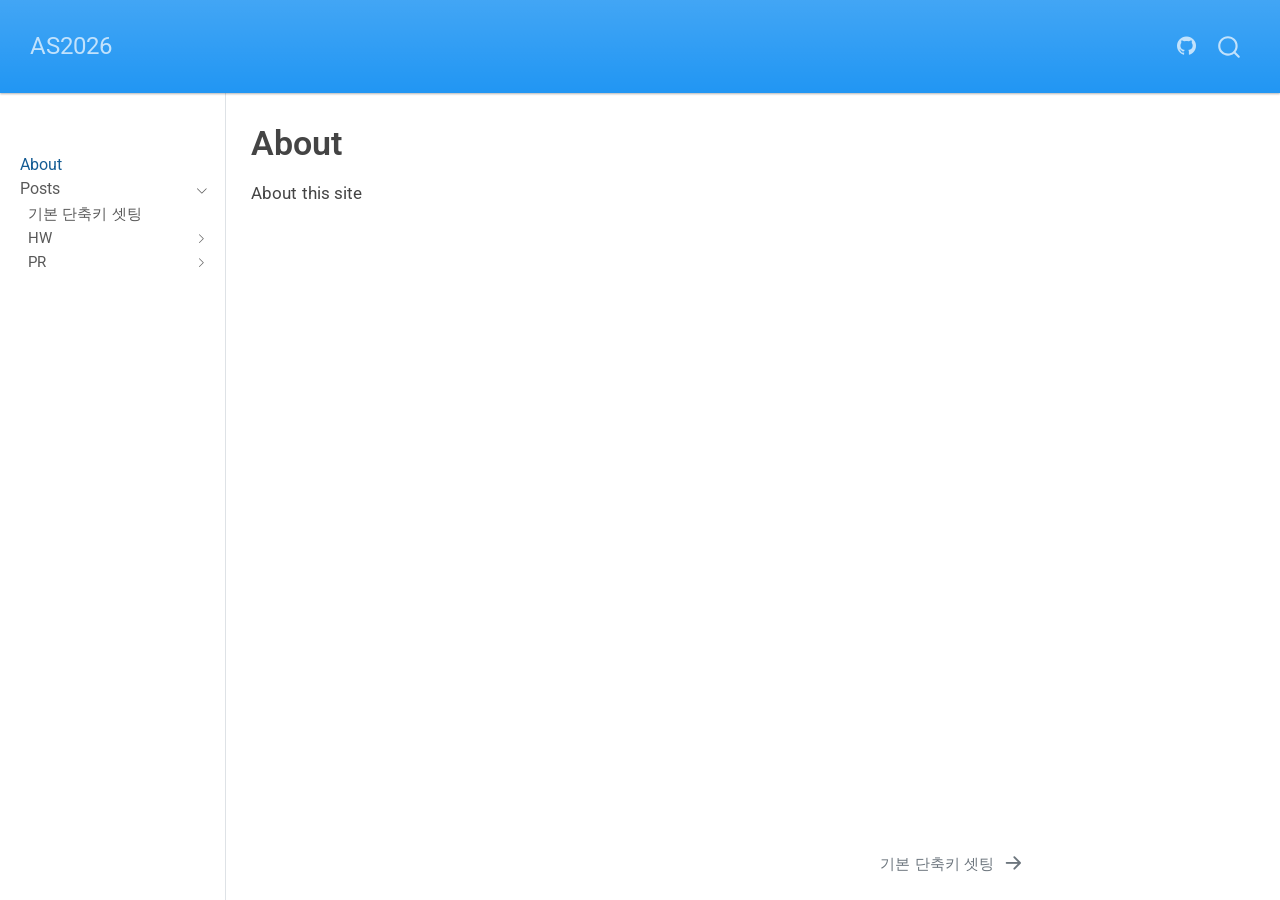
<file: docs/about.html>
<!DOCTYPE html>
<html xmlns="http://www.w3.org/1999/xhtml" lang="en" xml:lang="en"><head>

<meta charset="utf-8">
<meta name="generator" content="quarto-1.9.38">

<meta name="viewport" content="width=device-width, initial-scale=1.0, user-scalable=yes">


<title>About – AS2026</title>
<style>
/* Default styles provided by pandoc.
** See https://pandoc.org/MANUAL.html#variables-for-html for config info.
*/
code{white-space: pre-wrap;}
span.smallcaps{font-variant: small-caps;}
div.columns{display: flex; gap: min(4vw, 1.5em);}
div.column{flex: auto; overflow-x: auto;}
div.hanging-indent{margin-left: 1.5em; text-indent: -1.5em;}
ul.task-list{list-style: none;}
ul.task-list li input[type="checkbox"] {
  width: 0.8em;
  margin: 0 0.8em 0.2em -1em; /* quarto-specific, see https://github.com/quarto-dev/quarto-cli/issues/4556 */ 
  vertical-align: middle;
}
</style>


<script src="site_libs/quarto-nav/quarto-nav.js"></script>
<script src="site_libs/quarto-nav/headroom.min.js"></script>
<script src="site_libs/clipboard/clipboard.min.js"></script>
<script src="site_libs/quarto-search/autocomplete.umd.js"></script>
<script src="site_libs/quarto-search/fuse.min.js"></script>
<script src="site_libs/quarto-search/quarto-search.js"></script>
<meta name="quarto:offset" content="./">
<link href="./posts/setting.html" rel="next">
<script src="site_libs/quarto-html/quarto.js" type="module"></script>
<script src="site_libs/quarto-html/tabsets/tabsets.js" type="module"></script>
<script src="site_libs/quarto-html/popper.min.js"></script>
<script src="site_libs/quarto-html/tippy.umd.min.js"></script>
<script src="site_libs/quarto-html/anchor.min.js"></script>
<link href="site_libs/quarto-html/tippy.css" rel="stylesheet">
<link href="site_libs/quarto-html/quarto-syntax-highlighting-15634bcf2e68342d4ad2dfa704d543f6.css" rel="stylesheet" id="quarto-text-highlighting-styles">
<script src="site_libs/bootstrap/bootstrap.min.js"></script>
<link href="site_libs/bootstrap/bootstrap-icons.css" rel="stylesheet">
<link href="site_libs/bootstrap/bootstrap-8107aaa9c353762b8adf357f48dc80d0.min.css" rel="stylesheet" append-hash="true" id="quarto-bootstrap" data-mode="light">
<script id="quarto-search-options" type="application/json">{
  "location": "navbar",
  "copy-button": false,
  "collapse-after": 3,
  "panel-placement": "end",
  "type": "overlay",
  "limit": 50,
  "keyboard-shortcut": [
    "f",
    "/",
    "s"
  ],
  "show-item-context": false,
  "language": {
    "search-no-results-text": "No results",
    "search-matching-documents-text": "matching documents",
    "search-copy-link-title": "Copy link to search",
    "search-hide-matches-text": "Hide additional matches",
    "search-more-match-text": "more match in this document",
    "search-more-matches-text": "more matches in this document",
    "search-clear-button-title": "Clear",
    "search-text-placeholder": "",
    "search-detached-cancel-button-title": "Cancel",
    "search-submit-button-title": "Submit",
    "search-label": "Search"
  }
}</script>


<link rel="stylesheet" href="styles.css">
</head>

<body class="nav-sidebar docked nav-fixed quarto-light">

<div id="quarto-search-results"></div>
  <header id="quarto-header" class="headroom fixed-top">
    <nav class="navbar navbar-expand-lg " data-bs-theme="dark">
      <div class="navbar-container container-fluid">
      <div class="navbar-brand-container mx-auto">
    <a class="navbar-brand" href="./index.html">
    <span class="navbar-title">AS2026</span>
    </a>
  </div>
            <div id="quarto-search" class="" title="Search"></div>
          <button class="navbar-toggler" type="button" data-bs-toggle="collapse" data-bs-target="#navbarCollapse" aria-controls="navbarCollapse" role="menu" aria-expanded="false" aria-label="Toggle navigation" onclick="if (window.quartoToggleHeadroom) { window.quartoToggleHeadroom(); }">
  <span class="navbar-toggler-icon"></span>
</button>
          <div class="collapse navbar-collapse" id="navbarCollapse">
            <ul class="navbar-nav navbar-nav-scroll ms-auto">
  <li class="nav-item compact">
    <a class="nav-link" href="https://github.com/gangcheol/"> <i class="bi bi-github" role="img">
</i> 
<span class="menu-text"></span></a>
  </li>  
</ul>
          </div> <!-- /navcollapse -->
            <div class="quarto-navbar-tools">
</div>
      </div> <!-- /container-fluid -->
    </nav>
  <nav class="quarto-secondary-nav">
    <div class="container-fluid d-flex">
      <button type="button" class="quarto-btn-toggle btn" data-bs-toggle="collapse" role="button" data-bs-target=".quarto-sidebar-collapse-item" aria-controls="quarto-sidebar" aria-expanded="false" aria-label="Toggle sidebar navigation" onclick="if (window.quartoToggleHeadroom) { window.quartoToggleHeadroom(); }">
        <i class="bi bi-layout-text-sidebar-reverse"></i>
      </button>
        <nav class="quarto-page-breadcrumbs" aria-label="breadcrumb"><ol class="breadcrumb"><li class="breadcrumb-item"><a href="./about.html">About</a></li></ol></nav>
        <a class="flex-grow-1" role="navigation" data-bs-toggle="collapse" data-bs-target=".quarto-sidebar-collapse-item" aria-controls="quarto-sidebar" aria-expanded="false" aria-label="Toggle sidebar navigation" onclick="if (window.quartoToggleHeadroom) { window.quartoToggleHeadroom(); }">      
        </a>
      <button type="button" class="btn quarto-search-button" aria-label="Search" onclick="window.quartoOpenSearch();">
        <i class="bi bi-search"></i>
      </button>
    </div>
  </nav>
</header>
<!-- content -->
<div id="quarto-content" class="quarto-container page-columns page-rows-contents page-layout-article page-navbar">
<!-- sidebar -->
  <nav id="quarto-sidebar" class="sidebar collapse collapse-horizontal quarto-sidebar-collapse-item sidebar-navigation docked overflow-auto">
        <div class="mt-2 flex-shrink-0 align-items-center">
        <div class="sidebar-search">
        <div id="quarto-search" class="" title="Search"></div>
        </div>
        </div>
    <div class="sidebar-menu-container"> 
    <ul class="list-unstyled mt-1">
        <li class="sidebar-item">
  <div class="sidebar-item-container"> 
  <a href="./about.html" class="sidebar-item-text sidebar-link active">
 <span class="menu-text">About</span></a>
  </div>
</li>
        <li class="sidebar-item sidebar-item-section">
      <div class="sidebar-item-container"> 
            <a class="sidebar-item-text sidebar-link text-start" data-bs-toggle="collapse" data-bs-target="#quarto-sidebar-section-1" role="navigation" aria-expanded="true">
 <span class="menu-text">Posts</span></a>
          <a class="sidebar-item-toggle text-start" data-bs-toggle="collapse" data-bs-target="#quarto-sidebar-section-1" role="navigation" aria-expanded="true" aria-label="Toggle section">
            <i class="bi bi-chevron-right ms-2"></i>
          </a> 
      </div>
      <ul id="quarto-sidebar-section-1" class="collapse list-unstyled sidebar-section depth1 show">  
          <li class="sidebar-item">
  <div class="sidebar-item-container"> 
  <a href="./posts/setting.html" class="sidebar-item-text sidebar-link">
 <span class="menu-text">기본 단축키 셋팅</span></a>
  </div>
</li>
          <li class="sidebar-item sidebar-item-section">
      <div class="sidebar-item-container"> 
            <a class="sidebar-item-text sidebar-link text-start collapsed" data-bs-toggle="collapse" data-bs-target="#quarto-sidebar-section-2" role="navigation" aria-expanded="false">
 <span class="menu-text">HW</span></a>
          <a class="sidebar-item-toggle text-start collapsed" data-bs-toggle="collapse" data-bs-target="#quarto-sidebar-section-2" role="navigation" aria-expanded="false" aria-label="Toggle section">
            <i class="bi bi-chevron-right ms-2"></i>
          </a> 
      </div>
      <ul id="quarto-sidebar-section-2" class="collapse list-unstyled sidebar-section depth2 ">  
          <li class="sidebar-item">
  <div class="sidebar-item-container"> 
  <a href="./posts/HW/HW 02.html" class="sidebar-item-text sidebar-link">
 <span class="menu-text">HW 02</span></a>
  </div>
</li>
          <li class="sidebar-item">
  <div class="sidebar-item-container"> 
  <a href="./posts/HW/HW 04.html" class="sidebar-item-text sidebar-link">
 <span class="menu-text">HW 04</span></a>
  </div>
</li>
      </ul>
  </li>
          <li class="sidebar-item sidebar-item-section">
      <div class="sidebar-item-container"> 
            <a class="sidebar-item-text sidebar-link text-start collapsed" data-bs-toggle="collapse" data-bs-target="#quarto-sidebar-section-3" role="navigation" aria-expanded="false">
 <span class="menu-text">PR</span></a>
          <a class="sidebar-item-toggle text-start collapsed" data-bs-toggle="collapse" data-bs-target="#quarto-sidebar-section-3" role="navigation" aria-expanded="false" aria-label="Toggle section">
            <i class="bi bi-chevron-right ms-2"></i>
          </a> 
      </div>
      <ul id="quarto-sidebar-section-3" class="collapse list-unstyled sidebar-section depth2 ">  
          <li class="sidebar-item">
  <div class="sidebar-item-container"> 
  <a href="./posts/PR/PR.html" class="sidebar-item-text sidebar-link">
 <span class="menu-text">PR</span></a>
  </div>
</li>
      </ul>
  </li>
      </ul>
  </li>
    </ul>
    </div>
</nav>
<div id="quarto-sidebar-glass" class="quarto-sidebar-collapse-item" data-bs-toggle="collapse" data-bs-target=".quarto-sidebar-collapse-item"></div>
<!-- margin-sidebar -->
    <div id="quarto-margin-sidebar" class="sidebar margin-sidebar zindex-bottom">
        
    </div>
<!-- main -->
<main class="content" id="quarto-document-content">

<header id="title-block-header" class="quarto-title-block default">
<div class="quarto-title">
<h1 class="title">About</h1>
</div>



<div class="quarto-title-meta">

    
  
    
  </div>
  


</header>


<p>About this site</p>



</main> <!-- /main -->
<script id="quarto-html-after-body" type="application/javascript">
  window.document.addEventListener("DOMContentLoaded", function (event) {
    const icon = "";
    const anchorJS = new window.AnchorJS();
    anchorJS.options = {
      placement: 'right',
      icon: icon
    };
    anchorJS.add('.anchored');
    const isCodeAnnotation = (el) => {
      for (const clz of el.classList) {
        if (clz.startsWith('code-annotation-')) {                     
          return true;
        }
      }
      return false;
    }
    const onCopySuccess = function(e) {
      // button target
      const button = e.trigger;
      // don't keep focus
      button.blur();
      // flash "checked"
      button.classList.add('code-copy-button-checked');
      var currentTitle = button.getAttribute("title");
      button.setAttribute("title", "Copied!");
      let tooltip;
      if (window.bootstrap) {
        button.setAttribute("data-bs-toggle", "tooltip");
        button.setAttribute("data-bs-placement", "left");
        button.setAttribute("data-bs-title", "Copied!");
        tooltip = new bootstrap.Tooltip(button, 
          { trigger: "manual", 
            customClass: "code-copy-button-tooltip",
            offset: [0, -8]});
        tooltip.show();    
      }
      setTimeout(function() {
        if (tooltip) {
          tooltip.hide();
          button.removeAttribute("data-bs-title");
          button.removeAttribute("data-bs-toggle");
          button.removeAttribute("data-bs-placement");
        }
        button.setAttribute("title", currentTitle);
        button.classList.remove('code-copy-button-checked');
      }, 1000);
      // clear code selection
      e.clearSelection();
    }
    const getTextToCopy = function(trigger) {
      const outerScaffold = trigger.parentElement.cloneNode(true);
      const codeEl = outerScaffold.querySelector('code');
      for (const childEl of codeEl.children) {
        if (isCodeAnnotation(childEl)) {
          childEl.remove();
        }
      }
      return codeEl.innerText;
    }
    const clipboard = new window.ClipboardJS('.code-copy-button:not([data-in-quarto-modal])', {
      text: getTextToCopy
    });
    clipboard.on('success', onCopySuccess);
    if (window.document.getElementById('quarto-embedded-source-code-modal')) {
      const clipboardModal = new window.ClipboardJS('.code-copy-button[data-in-quarto-modal]', {
        text: getTextToCopy,
        container: window.document.getElementById('quarto-embedded-source-code-modal')
      });
      clipboardModal.on('success', onCopySuccess);
    }
      var localhostRegex = new RegExp(/^(?:http|https):\/\/localhost\:?[0-9]*\//);
      var mailtoRegex = new RegExp(/^mailto:/);
        var filterRegex = new RegExp('/' + window.location.host + '/');
      var isInternal = (href) => {
          return filterRegex.test(href) || localhostRegex.test(href) || mailtoRegex.test(href);
      }
      // Inspect non-navigation links and adorn them if external
     var links = window.document.querySelectorAll('a[href]:not(.nav-link):not(.navbar-brand):not(.toc-action):not(.sidebar-link):not(.sidebar-item-toggle):not(.pagination-link):not(.no-external):not([aria-hidden]):not(.dropdown-item):not(.quarto-navigation-tool):not(.about-link)');
      for (var i=0; i<links.length; i++) {
        const link = links[i];
        if (!isInternal(link.href)) {
          // undo the damage that might have been done by quarto-nav.js in the case of
          // links that we want to consider external
          if (link.dataset.originalHref !== undefined) {
            link.href = link.dataset.originalHref;
          }
        }
      }
    function tippyHover(el, contentFn, onTriggerFn, onUntriggerFn) {
      const config = {
        allowHTML: true,
        maxWidth: 500,
        delay: 100,
        arrow: false,
        appendTo: function(el) {
            return el.parentElement;
        },
        interactive: true,
        interactiveBorder: 10,
        theme: 'quarto',
        placement: 'bottom-start',
      };
      if (contentFn) {
        config.content = contentFn;
      }
      if (onTriggerFn) {
        config.onTrigger = onTriggerFn;
      }
      if (onUntriggerFn) {
        config.onUntrigger = onUntriggerFn;
      }
      window.tippy(el, config); 
    }
    const noterefs = window.document.querySelectorAll('a[role="doc-noteref"]');
    for (var i=0; i<noterefs.length; i++) {
      const ref = noterefs[i];
      tippyHover(ref, function() {
        // use id or data attribute instead here
        let href = ref.getAttribute('data-footnote-href') || ref.getAttribute('href');
        try { href = new URL(href).hash; } catch {}
        const id = href.replace(/^#\/?/, "");
        const note = window.document.getElementById(id);
        if (note) {
          return note.innerHTML;
        } else {
          return "";
        }
      });
    }
    const xrefs = window.document.querySelectorAll('a.quarto-xref');
    const processXRef = (id, note) => {
      // Strip column container classes
      const stripColumnClz = (el) => {
        el.classList.remove("page-full", "page-columns");
        if (el.children) {
          for (const child of el.children) {
            stripColumnClz(child);
          }
        }
      }
      stripColumnClz(note)
      if (id === null || id.startsWith('sec-')) {
        // Special case sections, only their first couple elements
        const container = document.createElement("div");
        if (note.children && note.children.length > 2) {
          container.appendChild(note.children[0].cloneNode(true));
          for (let i = 1; i < note.children.length; i++) {
            const child = note.children[i];
            if (child.tagName === "P" && child.innerText === "") {
              continue;
            } else {
              container.appendChild(child.cloneNode(true));
              break;
            }
          }
          if (window.Quarto?.typesetMath) {
            window.Quarto.typesetMath(container);
          }
          return container.innerHTML
        } else {
          if (window.Quarto?.typesetMath) {
            window.Quarto.typesetMath(note);
          }
          return note.innerHTML;
        }
      } else {
        // Remove any anchor links if they are present
        const anchorLink = note.querySelector('a.anchorjs-link');
        if (anchorLink) {
          anchorLink.remove();
        }
        if (window.Quarto?.typesetMath) {
          window.Quarto.typesetMath(note);
        }
        if (note.classList.contains("callout")) {
          return note.outerHTML;
        } else {
          return note.innerHTML;
        }
      }
    }
    for (var i=0; i<xrefs.length; i++) {
      const xref = xrefs[i];
      tippyHover(xref, undefined, function(instance) {
        instance.disable();
        let url = xref.getAttribute('href');
        let hash = undefined; 
        if (url.startsWith('#')) {
          hash = url;
        } else {
          try { hash = new URL(url).hash; } catch {}
        }
        if (hash) {
          const id = hash.replace(/^#\/?/, "");
          const note = window.document.getElementById(id);
          if (note !== null) {
            try {
              const html = processXRef(id, note.cloneNode(true));
              instance.setContent(html);
            } finally {
              instance.enable();
              instance.show();
            }
          } else {
            // See if we can fetch this
            fetch(url.split('#')[0])
            .then(res => res.text())
            .then(html => {
              const parser = new DOMParser();
              const htmlDoc = parser.parseFromString(html, "text/html");
              const note = htmlDoc.getElementById(id);
              if (note !== null) {
                const html = processXRef(id, note);
                instance.setContent(html);
              } 
            }).finally(() => {
              instance.enable();
              instance.show();
            });
          }
        } else {
          // See if we can fetch a full url (with no hash to target)
          // This is a special case and we should probably do some content thinning / targeting
          fetch(url)
          .then(res => res.text())
          .then(html => {
            const parser = new DOMParser();
            const htmlDoc = parser.parseFromString(html, "text/html");
            const note = htmlDoc.querySelector('main.content');
            if (note !== null) {
              // This should only happen for chapter cross references
              // (since there is no id in the URL)
              // remove the first header
              if (note.children.length > 0 && note.children[0].tagName === "HEADER") {
                note.children[0].remove();
              }
              const html = processXRef(null, note);
              instance.setContent(html);
            } 
          }).finally(() => {
            instance.enable();
            instance.show();
          });
        }
      }, function(instance) {
      });
    }
        let selectedAnnoteEl;
        const selectorForAnnotation = ( cell, annotation) => {
          let cellAttr = 'data-code-cell="' + cell + '"';
          let lineAttr = 'data-code-annotation="' +  annotation + '"';
          const selector = 'span[' + cellAttr + '][' + lineAttr + ']';
          return selector;
        }
        const selectCodeLines = (annoteEl) => {
          const doc = window.document;
          const targetCell = annoteEl.getAttribute("data-target-cell");
          const targetAnnotation = annoteEl.getAttribute("data-target-annotation");
          const annoteSpan = window.document.querySelector(selectorForAnnotation(targetCell, targetAnnotation));
          const lines = annoteSpan.getAttribute("data-code-lines").split(",");
          const lineIds = lines.map((line) => {
            return targetCell + "-" + line;
          })
          let top = null;
          let height = null;
          let parent = null;
          if (lineIds.length > 0) {
              //compute the position of the single el (top and bottom and make a div)
              const el = window.document.getElementById(lineIds[0]);
              top = el.offsetTop;
              height = el.offsetHeight;
              parent = el.parentElement.parentElement;
            if (lineIds.length > 1) {
              const lastEl = window.document.getElementById(lineIds[lineIds.length - 1]);
              const bottom = lastEl.offsetTop + lastEl.offsetHeight;
              height = bottom - top;
            }
            if (top !== null && height !== null && parent !== null) {
              // cook up a div (if necessary) and position it 
              let div = window.document.getElementById("code-annotation-line-highlight");
              if (div === null) {
                div = window.document.createElement("div");
                div.setAttribute("id", "code-annotation-line-highlight");
                div.style.position = 'absolute';
                parent.appendChild(div);
              }
              div.style.top = top - 2 + "px";
              div.style.height = height + 4 + "px";
              div.style.left = 0;
              let gutterDiv = window.document.getElementById("code-annotation-line-highlight-gutter");
              if (gutterDiv === null) {
                gutterDiv = window.document.createElement("div");
                gutterDiv.setAttribute("id", "code-annotation-line-highlight-gutter");
                gutterDiv.style.position = 'absolute';
                const codeCell = window.document.getElementById(targetCell);
                const gutter = codeCell.querySelector('.code-annotation-gutter');
                gutter.appendChild(gutterDiv);
              }
              gutterDiv.style.top = top - 2 + "px";
              gutterDiv.style.height = height + 4 + "px";
            }
            selectedAnnoteEl = annoteEl;
          }
        };
        const unselectCodeLines = () => {
          const elementsIds = ["code-annotation-line-highlight", "code-annotation-line-highlight-gutter"];
          elementsIds.forEach((elId) => {
            const div = window.document.getElementById(elId);
            if (div) {
              div.remove();
            }
          });
          selectedAnnoteEl = undefined;
        };
          // Handle positioning of the toggle
      window.addEventListener(
        "resize",
        throttle(() => {
          elRect = undefined;
          if (selectedAnnoteEl) {
            selectCodeLines(selectedAnnoteEl);
          }
        }, 10)
      );
      function throttle(fn, ms) {
      let throttle = false;
      let timer;
        return (...args) => {
          if(!throttle) { // first call gets through
              fn.apply(this, args);
              throttle = true;
          } else { // all the others get throttled
              if(timer) clearTimeout(timer); // cancel #2
              timer = setTimeout(() => {
                fn.apply(this, args);
                timer = throttle = false;
              }, ms);
          }
        };
      }
        // Attach click handler to the DT
        const annoteDls = window.document.querySelectorAll('dt[data-target-cell]');
        for (const annoteDlNode of annoteDls) {
          annoteDlNode.addEventListener('click', (event) => {
            const clickedEl = event.target;
            if (clickedEl !== selectedAnnoteEl) {
              unselectCodeLines();
              const activeEl = window.document.querySelector('dt[data-target-cell].code-annotation-active');
              if (activeEl) {
                activeEl.classList.remove('code-annotation-active');
              }
              selectCodeLines(clickedEl);
              clickedEl.classList.add('code-annotation-active');
            } else {
              // Unselect the line
              unselectCodeLines();
              clickedEl.classList.remove('code-annotation-active');
            }
          });
        }
    const findCites = (el) => {
      const parentEl = el.parentElement;
      if (parentEl) {
        const cites = parentEl.dataset.cites;
        if (cites) {
          return {
            el,
            cites: cites.split(' ')
          };
        } else {
          return findCites(el.parentElement)
        }
      } else {
        return undefined;
      }
    };
    var bibliorefs = window.document.querySelectorAll('a[role="doc-biblioref"]');
    for (var i=0; i<bibliorefs.length; i++) {
      const ref = bibliorefs[i];
      const citeInfo = findCites(ref);
      if (citeInfo) {
        tippyHover(citeInfo.el, function() {
          var popup = window.document.createElement('div');
          citeInfo.cites.forEach(function(cite) {
            var citeDiv = window.document.createElement('div');
            citeDiv.classList.add('hanging-indent');
            citeDiv.classList.add('csl-entry');
            var biblioDiv = window.document.getElementById('ref-' + cite);
            if (biblioDiv) {
              citeDiv.innerHTML = biblioDiv.innerHTML;
            }
            popup.appendChild(citeDiv);
          });
          return popup.innerHTML;
        });
      }
    }
  });
  </script>
<nav class="page-navigation">
  <div class="nav-page nav-page-previous">
  </div>
  <div class="nav-page nav-page-next">
      <a href="./posts/setting.html" class="pagination-link" aria-label="기본 단축키 셋팅">
        <span class="nav-page-text">기본 단축키 셋팅</span> <i class="bi bi-arrow-right-short"></i>
      </a>
  </div>
</nav>
</div> <!-- /content -->




</body></html>
</file>
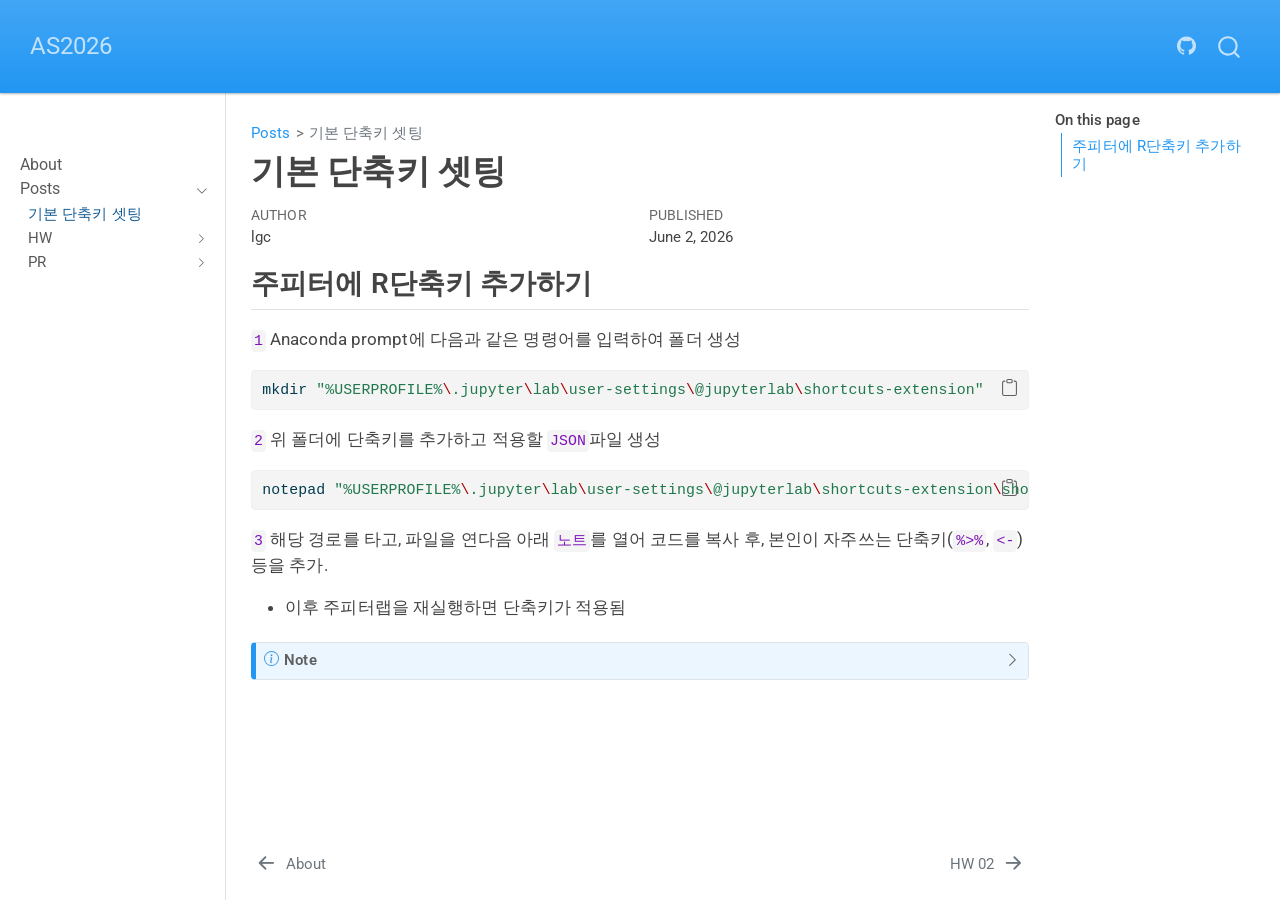
<file: docs/posts/setting.html>
<!DOCTYPE html>
<html xmlns="http://www.w3.org/1999/xhtml" lang="en" xml:lang="en"><head>

<meta charset="utf-8">
<meta name="generator" content="quarto-1.9.38">

<meta name="viewport" content="width=device-width, initial-scale=1.0, user-scalable=yes">

<meta name="author" content="lgc">
<meta name="dcterms.date" content="2026-06-02">

<title>기본 단축키 셋팅 – AS2026</title>
<style>
/* Default styles provided by pandoc.
** See https://pandoc.org/MANUAL.html#variables-for-html for config info.
*/
code{white-space: pre-wrap;}
span.smallcaps{font-variant: small-caps;}
div.columns{display: flex; gap: min(4vw, 1.5em);}
div.column{flex: auto; overflow-x: auto;}
div.hanging-indent{margin-left: 1.5em; text-indent: -1.5em;}
ul.task-list{list-style: none;}
ul.task-list li input[type="checkbox"] {
  width: 0.8em;
  margin: 0 0.8em 0.2em -1em; /* quarto-specific, see https://github.com/quarto-dev/quarto-cli/issues/4556 */ 
  vertical-align: middle;
}
/* CSS for syntax highlighting */
html { -webkit-text-size-adjust: 100%; }
pre > code.sourceCode { white-space: pre; position: relative; }
pre > code.sourceCode > span { display: inline-block; line-height: 1.25; }
pre > code.sourceCode > span:empty { height: 1.2em; }
.sourceCode { overflow: visible; }
code.sourceCode > span { color: inherit; text-decoration: inherit; }
div.sourceCode { margin: 1em 0; }
pre.sourceCode { margin: 0; }
@media screen {
div.sourceCode { overflow: auto; }
}
@media print {
pre > code.sourceCode { white-space: pre-wrap; }
pre > code.sourceCode > span { text-indent: -5em; padding-left: 5em; }
}
pre.numberSource code
  { counter-reset: source-line 0; }
pre.numberSource code > span
  { position: relative; left: -4em; counter-increment: source-line; }
pre.numberSource code > span > a:first-child::before
  { content: counter(source-line);
    position: relative; left: -1em; text-align: right; vertical-align: baseline;
    border: none; display: inline-block;
    -webkit-touch-callout: none; -webkit-user-select: none;
    -khtml-user-select: none; -moz-user-select: none;
    -ms-user-select: none; user-select: none;
    padding: 0 4px; width: 4em;
  }
pre.numberSource { margin-left: 3em;  padding-left: 4px; }
div.sourceCode
  {   }
@media screen {
pre > code.sourceCode > span > a:first-child::before { text-decoration: underline; }
}
</style>


<script src="../site_libs/quarto-nav/quarto-nav.js"></script>
<script src="../site_libs/quarto-nav/headroom.min.js"></script>
<script src="../site_libs/clipboard/clipboard.min.js"></script>
<script src="../site_libs/quarto-search/autocomplete.umd.js"></script>
<script src="../site_libs/quarto-search/fuse.min.js"></script>
<script src="../site_libs/quarto-search/quarto-search.js"></script>
<meta name="quarto:offset" content="../">
<link href="../posts/HW/HW 02.html" rel="next">
<link href="../about.html" rel="prev">
<script src="../site_libs/quarto-html/quarto.js" type="module"></script>
<script src="../site_libs/quarto-html/tabsets/tabsets.js" type="module"></script>
<script src="../site_libs/quarto-html/popper.min.js"></script>
<script src="../site_libs/quarto-html/tippy.umd.min.js"></script>
<script src="../site_libs/quarto-html/anchor.min.js"></script>
<link href="../site_libs/quarto-html/tippy.css" rel="stylesheet">
<link href="../site_libs/quarto-html/quarto-syntax-highlighting-15634bcf2e68342d4ad2dfa704d543f6.css" rel="stylesheet" id="quarto-text-highlighting-styles">
<script src="../site_libs/bootstrap/bootstrap.min.js"></script>
<link href="../site_libs/bootstrap/bootstrap-icons.css" rel="stylesheet">
<link href="../site_libs/bootstrap/bootstrap-8107aaa9c353762b8adf357f48dc80d0.min.css" rel="stylesheet" append-hash="true" id="quarto-bootstrap" data-mode="light">
<script id="quarto-search-options" type="application/json">{
  "location": "navbar",
  "copy-button": false,
  "collapse-after": 3,
  "panel-placement": "end",
  "type": "overlay",
  "limit": 50,
  "keyboard-shortcut": [
    "f",
    "/",
    "s"
  ],
  "show-item-context": false,
  "language": {
    "search-no-results-text": "No results",
    "search-matching-documents-text": "matching documents",
    "search-copy-link-title": "Copy link to search",
    "search-hide-matches-text": "Hide additional matches",
    "search-more-match-text": "more match in this document",
    "search-more-matches-text": "more matches in this document",
    "search-clear-button-title": "Clear",
    "search-text-placeholder": "",
    "search-detached-cancel-button-title": "Cancel",
    "search-submit-button-title": "Submit",
    "search-label": "Search"
  }
}</script>


<link rel="stylesheet" href="../styles.css">
</head>

<body class="nav-sidebar docked nav-fixed quarto-light">

<div id="quarto-search-results"></div>
  <header id="quarto-header" class="headroom fixed-top">
    <nav class="navbar navbar-expand-lg " data-bs-theme="dark">
      <div class="navbar-container container-fluid">
      <div class="navbar-brand-container mx-auto">
    <a class="navbar-brand" href="../index.html">
    <span class="navbar-title">AS2026</span>
    </a>
  </div>
            <div id="quarto-search" class="" title="Search"></div>
          <button class="navbar-toggler" type="button" data-bs-toggle="collapse" data-bs-target="#navbarCollapse" aria-controls="navbarCollapse" role="menu" aria-expanded="false" aria-label="Toggle navigation" onclick="if (window.quartoToggleHeadroom) { window.quartoToggleHeadroom(); }">
  <span class="navbar-toggler-icon"></span>
</button>
          <div class="collapse navbar-collapse" id="navbarCollapse">
            <ul class="navbar-nav navbar-nav-scroll ms-auto">
  <li class="nav-item compact">
    <a class="nav-link" href="https://github.com/gangcheol/"> <i class="bi bi-github" role="img">
</i> 
<span class="menu-text"></span></a>
  </li>  
</ul>
          </div> <!-- /navcollapse -->
            <div class="quarto-navbar-tools">
</div>
      </div> <!-- /container-fluid -->
    </nav>
  <nav class="quarto-secondary-nav">
    <div class="container-fluid d-flex">
      <button type="button" class="quarto-btn-toggle btn" data-bs-toggle="collapse" role="button" data-bs-target=".quarto-sidebar-collapse-item" aria-controls="quarto-sidebar" aria-expanded="false" aria-label="Toggle sidebar navigation" onclick="if (window.quartoToggleHeadroom) { window.quartoToggleHeadroom(); }">
        <i class="bi bi-layout-text-sidebar-reverse"></i>
      </button>
        <nav class="quarto-page-breadcrumbs" aria-label="breadcrumb"><ol class="breadcrumb"><li class="breadcrumb-item"><a href="../posts/setting.html">Posts</a></li><li class="breadcrumb-item"><a href="../posts/setting.html">기본 단축키 셋팅</a></li></ol></nav>
        <a class="flex-grow-1" role="navigation" data-bs-toggle="collapse" data-bs-target=".quarto-sidebar-collapse-item" aria-controls="quarto-sidebar" aria-expanded="false" aria-label="Toggle sidebar navigation" onclick="if (window.quartoToggleHeadroom) { window.quartoToggleHeadroom(); }">      
        </a>
      <button type="button" class="btn quarto-search-button" aria-label="Search" onclick="window.quartoOpenSearch();">
        <i class="bi bi-search"></i>
      </button>
    </div>
  </nav>
</header>
<!-- content -->
<div id="quarto-content" class="quarto-container page-columns page-rows-contents page-layout-article page-navbar">
<!-- sidebar -->
  <nav id="quarto-sidebar" class="sidebar collapse collapse-horizontal quarto-sidebar-collapse-item sidebar-navigation docked overflow-auto">
        <div class="mt-2 flex-shrink-0 align-items-center">
        <div class="sidebar-search">
        <div id="quarto-search" class="" title="Search"></div>
        </div>
        </div>
    <div class="sidebar-menu-container"> 
    <ul class="list-unstyled mt-1">
        <li class="sidebar-item">
  <div class="sidebar-item-container"> 
  <a href="../about.html" class="sidebar-item-text sidebar-link">
 <span class="menu-text">About</span></a>
  </div>
</li>
        <li class="sidebar-item sidebar-item-section">
      <div class="sidebar-item-container"> 
            <a class="sidebar-item-text sidebar-link text-start" data-bs-toggle="collapse" data-bs-target="#quarto-sidebar-section-1" role="navigation" aria-expanded="true">
 <span class="menu-text">Posts</span></a>
          <a class="sidebar-item-toggle text-start" data-bs-toggle="collapse" data-bs-target="#quarto-sidebar-section-1" role="navigation" aria-expanded="true" aria-label="Toggle section">
            <i class="bi bi-chevron-right ms-2"></i>
          </a> 
      </div>
      <ul id="quarto-sidebar-section-1" class="collapse list-unstyled sidebar-section depth1 show">  
          <li class="sidebar-item">
  <div class="sidebar-item-container"> 
  <a href="../posts/setting.html" class="sidebar-item-text sidebar-link active">
 <span class="menu-text">기본 단축키 셋팅</span></a>
  </div>
</li>
          <li class="sidebar-item sidebar-item-section">
      <div class="sidebar-item-container"> 
            <a class="sidebar-item-text sidebar-link text-start collapsed" data-bs-toggle="collapse" data-bs-target="#quarto-sidebar-section-2" role="navigation" aria-expanded="false">
 <span class="menu-text">HW</span></a>
          <a class="sidebar-item-toggle text-start collapsed" data-bs-toggle="collapse" data-bs-target="#quarto-sidebar-section-2" role="navigation" aria-expanded="false" aria-label="Toggle section">
            <i class="bi bi-chevron-right ms-2"></i>
          </a> 
      </div>
      <ul id="quarto-sidebar-section-2" class="collapse list-unstyled sidebar-section depth2 ">  
          <li class="sidebar-item">
  <div class="sidebar-item-container"> 
  <a href="../posts/HW/HW 02.html" class="sidebar-item-text sidebar-link">
 <span class="menu-text">HW 02</span></a>
  </div>
</li>
          <li class="sidebar-item">
  <div class="sidebar-item-container"> 
  <a href="../posts/HW/HW 04.html" class="sidebar-item-text sidebar-link">
 <span class="menu-text">HW 04</span></a>
  </div>
</li>
      </ul>
  </li>
          <li class="sidebar-item sidebar-item-section">
      <div class="sidebar-item-container"> 
            <a class="sidebar-item-text sidebar-link text-start collapsed" data-bs-toggle="collapse" data-bs-target="#quarto-sidebar-section-3" role="navigation" aria-expanded="false">
 <span class="menu-text">PR</span></a>
          <a class="sidebar-item-toggle text-start collapsed" data-bs-toggle="collapse" data-bs-target="#quarto-sidebar-section-3" role="navigation" aria-expanded="false" aria-label="Toggle section">
            <i class="bi bi-chevron-right ms-2"></i>
          </a> 
      </div>
      <ul id="quarto-sidebar-section-3" class="collapse list-unstyled sidebar-section depth2 ">  
          <li class="sidebar-item">
  <div class="sidebar-item-container"> 
  <a href="../posts/PR/PR.html" class="sidebar-item-text sidebar-link">
 <span class="menu-text">PR</span></a>
  </div>
</li>
      </ul>
  </li>
      </ul>
  </li>
    </ul>
    </div>
</nav>
<div id="quarto-sidebar-glass" class="quarto-sidebar-collapse-item" data-bs-toggle="collapse" data-bs-target=".quarto-sidebar-collapse-item"></div>
<!-- margin-sidebar -->
    <div id="quarto-margin-sidebar" class="sidebar margin-sidebar">
        <nav id="TOC" role="doc-toc" class="toc-active">
    <h2 id="toc-title">On this page</h2>
   
  <ul>
  <li><a href="#주피터에-r단축키-추가하기" id="toc-주피터에-r단축키-추가하기" class="nav-link active" data-scroll-target="#주피터에-r단축키-추가하기">주피터에 R단축키 추가하기</a></li>
  </ul>
</nav>
    </div>
<!-- main -->
<main class="content" id="quarto-document-content">

<header id="title-block-header" class="quarto-title-block default"><nav class="quarto-page-breadcrumbs quarto-title-breadcrumbs d-none d-lg-block" aria-label="breadcrumb"><ol class="breadcrumb"><li class="breadcrumb-item"><a href="../posts/setting.html">Posts</a></li><li class="breadcrumb-item"><a href="../posts/setting.html">기본 단축키 셋팅</a></li></ol></nav>
<div class="quarto-title">
<h1 class="title">기본 단축키 셋팅</h1>
</div>



<div class="quarto-title-meta">

    <div>
    <div class="quarto-title-meta-heading">Author</div>
    <div class="quarto-title-meta-contents">
             <p>lgc </p>
          </div>
  </div>
    
    <div>
    <div class="quarto-title-meta-heading">Published</div>
    <div class="quarto-title-meta-contents">
      <p class="date">June 2, 2026</p>
    </div>
  </div>
  
    
  </div>
  


</header>


<section id="주피터에-r단축키-추가하기" class="level2">
<h2 class="anchored" data-anchor-id="주피터에-r단축키-추가하기">주피터에 R단축키 추가하기</h2>
<p><code>1</code> Anaconda prompt에 다음과 같은 명령어를 입력하여 폴더 생성</p>
<div class="code-copy-outer-scaffold"><div class="sourceCode" id="cb1"><pre class="sourceCode python code-with-copy"><code class="sourceCode python"><span id="cb1-1"><a href="#cb1-1" aria-hidden="true" tabindex="-1"></a>mkdir <span class="st">"%USERPROFILE%</span><span class="er">\</span><span class="st">.jupyter</span><span class="er">\</span><span class="st">lab</span><span class="er">\</span><span class="st">user-settings</span><span class="er">\</span><span class="st">@jupyterlab</span><span class="er">\</span><span class="st">shortcuts-extension"</span></span></code></pre></div><button title="Copy to Clipboard" class="code-copy-button"><i class="bi"></i></button></div>
<p><code>2</code> 위 폴더에 단축키를 추가하고 적용할 <code>JSON</code>파일 생성</p>
<div class="code-copy-outer-scaffold"><div class="sourceCode" id="cb2"><pre class="sourceCode python code-with-copy"><code class="sourceCode python"><span id="cb2-1"><a href="#cb2-1" aria-hidden="true" tabindex="-1"></a>notepad <span class="st">"%USERPROFILE%</span><span class="er">\</span><span class="st">.jupyter</span><span class="er">\</span><span class="st">lab</span><span class="er">\</span><span class="st">user-settings</span><span class="er">\</span><span class="st">@jupyterlab</span><span class="er">\</span><span class="st">shortcuts-extension</span><span class="er">\</span><span class="st">shortcuts.jupyterlab-settings"</span></span></code></pre></div><button title="Copy to Clipboard" class="code-copy-button"><i class="bi"></i></button></div>
<p><code>3</code> 해당 경로를 타고, 파일을 연다음 아래 <code>노트</code>를 열어 코드를 복사 후, 본인이 자주쓰는 단축키(<code>%&gt;%</code>, <code>&lt;-</code>) 등을 추가.</p>
<ul>
<li>이후 주피터랩을 재실행하면 단축키가 적용됨</li>
</ul>
<div class="callout callout-style-default callout-note callout-titled">
<div class="callout-header d-flex align-content-center collapsed" data-bs-toggle="collapse" data-bs-target=".callout-1-contents" aria-controls="callout-1" aria-expanded="false" aria-label="Toggle callout">
<div class="callout-icon-container">
<i class="callout-icon"></i>
</div>
<div class="callout-title-container flex-fill">
Note
</div>
<div class="callout-btn-toggle d-inline-block border-0 py-1 ps-1 pe-0 float-end"><i class="callout-toggle"></i></div>
</div>
<div id="callout-1" class="callout-1-contents callout-collapse collapse">
<div class="callout-body-container callout-body">
<div class="code-copy-outer-scaffold"><div class="sourceCode" id="cb3"><pre class="sourceCode python code-with-copy"><code class="sourceCode python"><span id="cb3-1"><a href="#cb3-1" aria-hidden="true" tabindex="-1"></a>{</span>
<span id="cb3-2"><a href="#cb3-2" aria-hidden="true" tabindex="-1"></a>  <span class="st">"shortcuts"</span>: [</span>
<span id="cb3-3"><a href="#cb3-3" aria-hidden="true" tabindex="-1"></a>    {</span>
<span id="cb3-4"><a href="#cb3-4" aria-hidden="true" tabindex="-1"></a>      <span class="st">"command"</span>: <span class="st">"apputils:run-first-enabled"</span>,</span>
<span id="cb3-5"><a href="#cb3-5" aria-hidden="true" tabindex="-1"></a>      <span class="st">"selector"</span>: <span class="st">"body"</span>,</span>
<span id="cb3-6"><a href="#cb3-6" aria-hidden="true" tabindex="-1"></a>      <span class="st">"keys"</span>: [</span>
<span id="cb3-7"><a href="#cb3-7" aria-hidden="true" tabindex="-1"></a>        <span class="st">"Accel Shift M"</span></span>
<span id="cb3-8"><a href="#cb3-8" aria-hidden="true" tabindex="-1"></a>      ],</span>
<span id="cb3-9"><a href="#cb3-9" aria-hidden="true" tabindex="-1"></a>      <span class="st">"args"</span>: {</span>
<span id="cb3-10"><a href="#cb3-10" aria-hidden="true" tabindex="-1"></a>        <span class="st">"commands"</span>: [</span>
<span id="cb3-11"><a href="#cb3-11" aria-hidden="true" tabindex="-1"></a>          <span class="st">"console:replace-selection"</span>,</span>
<span id="cb3-12"><a href="#cb3-12" aria-hidden="true" tabindex="-1"></a>          <span class="st">"fileeditor:replace-selection"</span>,</span>
<span id="cb3-13"><a href="#cb3-13" aria-hidden="true" tabindex="-1"></a>          <span class="st">"notebook:replace-selection"</span></span>
<span id="cb3-14"><a href="#cb3-14" aria-hidden="true" tabindex="-1"></a>        ],</span>
<span id="cb3-15"><a href="#cb3-15" aria-hidden="true" tabindex="-1"></a>        <span class="st">"args"</span>: {</span>
<span id="cb3-16"><a href="#cb3-16" aria-hidden="true" tabindex="-1"></a>          <span class="st">"text"</span>: <span class="st">" %&gt;% "</span></span>
<span id="cb3-17"><a href="#cb3-17" aria-hidden="true" tabindex="-1"></a>        }</span>
<span id="cb3-18"><a href="#cb3-18" aria-hidden="true" tabindex="-1"></a>      }</span>
<span id="cb3-19"><a href="#cb3-19" aria-hidden="true" tabindex="-1"></a>    },</span>
<span id="cb3-20"><a href="#cb3-20" aria-hidden="true" tabindex="-1"></a>    {</span>
<span id="cb3-21"><a href="#cb3-21" aria-hidden="true" tabindex="-1"></a>      <span class="st">"command"</span>: <span class="st">"apputils:run-first-enabled"</span>,</span>
<span id="cb3-22"><a href="#cb3-22" aria-hidden="true" tabindex="-1"></a>      <span class="st">"selector"</span>: <span class="st">"body"</span>,</span>
<span id="cb3-23"><a href="#cb3-23" aria-hidden="true" tabindex="-1"></a>      <span class="st">"keys"</span>: [</span>
<span id="cb3-24"><a href="#cb3-24" aria-hidden="true" tabindex="-1"></a>        <span class="st">"Alt -"</span></span>
<span id="cb3-25"><a href="#cb3-25" aria-hidden="true" tabindex="-1"></a>      ],</span>
<span id="cb3-26"><a href="#cb3-26" aria-hidden="true" tabindex="-1"></a>      <span class="st">"args"</span>: {</span>
<span id="cb3-27"><a href="#cb3-27" aria-hidden="true" tabindex="-1"></a>        <span class="st">"commands"</span>: [</span>
<span id="cb3-28"><a href="#cb3-28" aria-hidden="true" tabindex="-1"></a>          <span class="st">"console:replace-selection"</span>,</span>
<span id="cb3-29"><a href="#cb3-29" aria-hidden="true" tabindex="-1"></a>          <span class="st">"fileeditor:replace-selection"</span>,</span>
<span id="cb3-30"><a href="#cb3-30" aria-hidden="true" tabindex="-1"></a>          <span class="st">"notebook:replace-selection"</span></span>
<span id="cb3-31"><a href="#cb3-31" aria-hidden="true" tabindex="-1"></a>        ],</span>
<span id="cb3-32"><a href="#cb3-32" aria-hidden="true" tabindex="-1"></a>        <span class="st">"args"</span>: {</span>
<span id="cb3-33"><a href="#cb3-33" aria-hidden="true" tabindex="-1"></a>          <span class="st">"text"</span>: <span class="st">" &lt;- "</span></span>
<span id="cb3-34"><a href="#cb3-34" aria-hidden="true" tabindex="-1"></a>        }</span>
<span id="cb3-35"><a href="#cb3-35" aria-hidden="true" tabindex="-1"></a>      }</span>
<span id="cb3-36"><a href="#cb3-36" aria-hidden="true" tabindex="-1"></a>    }</span>
<span id="cb3-37"><a href="#cb3-37" aria-hidden="true" tabindex="-1"></a>  ]</span>
<span id="cb3-38"><a href="#cb3-38" aria-hidden="true" tabindex="-1"></a>}</span></code></pre></div><button title="Copy to Clipboard" class="code-copy-button"><i class="bi"></i></button></div>
</div>
</div>
</div>


</section>

</main> <!-- /main -->
<script id="quarto-html-after-body" type="application/javascript">
  window.document.addEventListener("DOMContentLoaded", function (event) {
    const icon = "";
    const anchorJS = new window.AnchorJS();
    anchorJS.options = {
      placement: 'right',
      icon: icon
    };
    anchorJS.add('.anchored');
    const isCodeAnnotation = (el) => {
      for (const clz of el.classList) {
        if (clz.startsWith('code-annotation-')) {                     
          return true;
        }
      }
      return false;
    }
    const onCopySuccess = function(e) {
      // button target
      const button = e.trigger;
      // don't keep focus
      button.blur();
      // flash "checked"
      button.classList.add('code-copy-button-checked');
      var currentTitle = button.getAttribute("title");
      button.setAttribute("title", "Copied!");
      let tooltip;
      if (window.bootstrap) {
        button.setAttribute("data-bs-toggle", "tooltip");
        button.setAttribute("data-bs-placement", "left");
        button.setAttribute("data-bs-title", "Copied!");
        tooltip = new bootstrap.Tooltip(button, 
          { trigger: "manual", 
            customClass: "code-copy-button-tooltip",
            offset: [0, -8]});
        tooltip.show();    
      }
      setTimeout(function() {
        if (tooltip) {
          tooltip.hide();
          button.removeAttribute("data-bs-title");
          button.removeAttribute("data-bs-toggle");
          button.removeAttribute("data-bs-placement");
        }
        button.setAttribute("title", currentTitle);
        button.classList.remove('code-copy-button-checked');
      }, 1000);
      // clear code selection
      e.clearSelection();
    }
    const getTextToCopy = function(trigger) {
      const outerScaffold = trigger.parentElement.cloneNode(true);
      const codeEl = outerScaffold.querySelector('code');
      for (const childEl of codeEl.children) {
        if (isCodeAnnotation(childEl)) {
          childEl.remove();
        }
      }
      return codeEl.innerText;
    }
    const clipboard = new window.ClipboardJS('.code-copy-button:not([data-in-quarto-modal])', {
      text: getTextToCopy
    });
    clipboard.on('success', onCopySuccess);
    if (window.document.getElementById('quarto-embedded-source-code-modal')) {
      const clipboardModal = new window.ClipboardJS('.code-copy-button[data-in-quarto-modal]', {
        text: getTextToCopy,
        container: window.document.getElementById('quarto-embedded-source-code-modal')
      });
      clipboardModal.on('success', onCopySuccess);
    }
      var localhostRegex = new RegExp(/^(?:http|https):\/\/localhost\:?[0-9]*\//);
      var mailtoRegex = new RegExp(/^mailto:/);
        var filterRegex = new RegExp('/' + window.location.host + '/');
      var isInternal = (href) => {
          return filterRegex.test(href) || localhostRegex.test(href) || mailtoRegex.test(href);
      }
      // Inspect non-navigation links and adorn them if external
     var links = window.document.querySelectorAll('a[href]:not(.nav-link):not(.navbar-brand):not(.toc-action):not(.sidebar-link):not(.sidebar-item-toggle):not(.pagination-link):not(.no-external):not([aria-hidden]):not(.dropdown-item):not(.quarto-navigation-tool):not(.about-link)');
      for (var i=0; i<links.length; i++) {
        const link = links[i];
        if (!isInternal(link.href)) {
          // undo the damage that might have been done by quarto-nav.js in the case of
          // links that we want to consider external
          if (link.dataset.originalHref !== undefined) {
            link.href = link.dataset.originalHref;
          }
        }
      }
    function tippyHover(el, contentFn, onTriggerFn, onUntriggerFn) {
      const config = {
        allowHTML: true,
        maxWidth: 500,
        delay: 100,
        arrow: false,
        appendTo: function(el) {
            return el.parentElement;
        },
        interactive: true,
        interactiveBorder: 10,
        theme: 'quarto',
        placement: 'bottom-start',
      };
      if (contentFn) {
        config.content = contentFn;
      }
      if (onTriggerFn) {
        config.onTrigger = onTriggerFn;
      }
      if (onUntriggerFn) {
        config.onUntrigger = onUntriggerFn;
      }
      window.tippy(el, config); 
    }
    const noterefs = window.document.querySelectorAll('a[role="doc-noteref"]');
    for (var i=0; i<noterefs.length; i++) {
      const ref = noterefs[i];
      tippyHover(ref, function() {
        // use id or data attribute instead here
        let href = ref.getAttribute('data-footnote-href') || ref.getAttribute('href');
        try { href = new URL(href).hash; } catch {}
        const id = href.replace(/^#\/?/, "");
        const note = window.document.getElementById(id);
        if (note) {
          return note.innerHTML;
        } else {
          return "";
        }
      });
    }
    const xrefs = window.document.querySelectorAll('a.quarto-xref');
    const processXRef = (id, note) => {
      // Strip column container classes
      const stripColumnClz = (el) => {
        el.classList.remove("page-full", "page-columns");
        if (el.children) {
          for (const child of el.children) {
            stripColumnClz(child);
          }
        }
      }
      stripColumnClz(note)
      if (id === null || id.startsWith('sec-')) {
        // Special case sections, only their first couple elements
        const container = document.createElement("div");
        if (note.children && note.children.length > 2) {
          container.appendChild(note.children[0].cloneNode(true));
          for (let i = 1; i < note.children.length; i++) {
            const child = note.children[i];
            if (child.tagName === "P" && child.innerText === "") {
              continue;
            } else {
              container.appendChild(child.cloneNode(true));
              break;
            }
          }
          if (window.Quarto?.typesetMath) {
            window.Quarto.typesetMath(container);
          }
          return container.innerHTML
        } else {
          if (window.Quarto?.typesetMath) {
            window.Quarto.typesetMath(note);
          }
          return note.innerHTML;
        }
      } else {
        // Remove any anchor links if they are present
        const anchorLink = note.querySelector('a.anchorjs-link');
        if (anchorLink) {
          anchorLink.remove();
        }
        if (window.Quarto?.typesetMath) {
          window.Quarto.typesetMath(note);
        }
        if (note.classList.contains("callout")) {
          return note.outerHTML;
        } else {
          return note.innerHTML;
        }
      }
    }
    for (var i=0; i<xrefs.length; i++) {
      const xref = xrefs[i];
      tippyHover(xref, undefined, function(instance) {
        instance.disable();
        let url = xref.getAttribute('href');
        let hash = undefined; 
        if (url.startsWith('#')) {
          hash = url;
        } else {
          try { hash = new URL(url).hash; } catch {}
        }
        if (hash) {
          const id = hash.replace(/^#\/?/, "");
          const note = window.document.getElementById(id);
          if (note !== null) {
            try {
              const html = processXRef(id, note.cloneNode(true));
              instance.setContent(html);
            } finally {
              instance.enable();
              instance.show();
            }
          } else {
            // See if we can fetch this
            fetch(url.split('#')[0])
            .then(res => res.text())
            .then(html => {
              const parser = new DOMParser();
              const htmlDoc = parser.parseFromString(html, "text/html");
              const note = htmlDoc.getElementById(id);
              if (note !== null) {
                const html = processXRef(id, note);
                instance.setContent(html);
              } 
            }).finally(() => {
              instance.enable();
              instance.show();
            });
          }
        } else {
          // See if we can fetch a full url (with no hash to target)
          // This is a special case and we should probably do some content thinning / targeting
          fetch(url)
          .then(res => res.text())
          .then(html => {
            const parser = new DOMParser();
            const htmlDoc = parser.parseFromString(html, "text/html");
            const note = htmlDoc.querySelector('main.content');
            if (note !== null) {
              // This should only happen for chapter cross references
              // (since there is no id in the URL)
              // remove the first header
              if (note.children.length > 0 && note.children[0].tagName === "HEADER") {
                note.children[0].remove();
              }
              const html = processXRef(null, note);
              instance.setContent(html);
            } 
          }).finally(() => {
            instance.enable();
            instance.show();
          });
        }
      }, function(instance) {
      });
    }
        let selectedAnnoteEl;
        const selectorForAnnotation = ( cell, annotation) => {
          let cellAttr = 'data-code-cell="' + cell + '"';
          let lineAttr = 'data-code-annotation="' +  annotation + '"';
          const selector = 'span[' + cellAttr + '][' + lineAttr + ']';
          return selector;
        }
        const selectCodeLines = (annoteEl) => {
          const doc = window.document;
          const targetCell = annoteEl.getAttribute("data-target-cell");
          const targetAnnotation = annoteEl.getAttribute("data-target-annotation");
          const annoteSpan = window.document.querySelector(selectorForAnnotation(targetCell, targetAnnotation));
          const lines = annoteSpan.getAttribute("data-code-lines").split(",");
          const lineIds = lines.map((line) => {
            return targetCell + "-" + line;
          })
          let top = null;
          let height = null;
          let parent = null;
          if (lineIds.length > 0) {
              //compute the position of the single el (top and bottom and make a div)
              const el = window.document.getElementById(lineIds[0]);
              top = el.offsetTop;
              height = el.offsetHeight;
              parent = el.parentElement.parentElement;
            if (lineIds.length > 1) {
              const lastEl = window.document.getElementById(lineIds[lineIds.length - 1]);
              const bottom = lastEl.offsetTop + lastEl.offsetHeight;
              height = bottom - top;
            }
            if (top !== null && height !== null && parent !== null) {
              // cook up a div (if necessary) and position it 
              let div = window.document.getElementById("code-annotation-line-highlight");
              if (div === null) {
                div = window.document.createElement("div");
                div.setAttribute("id", "code-annotation-line-highlight");
                div.style.position = 'absolute';
                parent.appendChild(div);
              }
              div.style.top = top - 2 + "px";
              div.style.height = height + 4 + "px";
              div.style.left = 0;
              let gutterDiv = window.document.getElementById("code-annotation-line-highlight-gutter");
              if (gutterDiv === null) {
                gutterDiv = window.document.createElement("div");
                gutterDiv.setAttribute("id", "code-annotation-line-highlight-gutter");
                gutterDiv.style.position = 'absolute';
                const codeCell = window.document.getElementById(targetCell);
                const gutter = codeCell.querySelector('.code-annotation-gutter');
                gutter.appendChild(gutterDiv);
              }
              gutterDiv.style.top = top - 2 + "px";
              gutterDiv.style.height = height + 4 + "px";
            }
            selectedAnnoteEl = annoteEl;
          }
        };
        const unselectCodeLines = () => {
          const elementsIds = ["code-annotation-line-highlight", "code-annotation-line-highlight-gutter"];
          elementsIds.forEach((elId) => {
            const div = window.document.getElementById(elId);
            if (div) {
              div.remove();
            }
          });
          selectedAnnoteEl = undefined;
        };
          // Handle positioning of the toggle
      window.addEventListener(
        "resize",
        throttle(() => {
          elRect = undefined;
          if (selectedAnnoteEl) {
            selectCodeLines(selectedAnnoteEl);
          }
        }, 10)
      );
      function throttle(fn, ms) {
      let throttle = false;
      let timer;
        return (...args) => {
          if(!throttle) { // first call gets through
              fn.apply(this, args);
              throttle = true;
          } else { // all the others get throttled
              if(timer) clearTimeout(timer); // cancel #2
              timer = setTimeout(() => {
                fn.apply(this, args);
                timer = throttle = false;
              }, ms);
          }
        };
      }
        // Attach click handler to the DT
        const annoteDls = window.document.querySelectorAll('dt[data-target-cell]');
        for (const annoteDlNode of annoteDls) {
          annoteDlNode.addEventListener('click', (event) => {
            const clickedEl = event.target;
            if (clickedEl !== selectedAnnoteEl) {
              unselectCodeLines();
              const activeEl = window.document.querySelector('dt[data-target-cell].code-annotation-active');
              if (activeEl) {
                activeEl.classList.remove('code-annotation-active');
              }
              selectCodeLines(clickedEl);
              clickedEl.classList.add('code-annotation-active');
            } else {
              // Unselect the line
              unselectCodeLines();
              clickedEl.classList.remove('code-annotation-active');
            }
          });
        }
    const findCites = (el) => {
      const parentEl = el.parentElement;
      if (parentEl) {
        const cites = parentEl.dataset.cites;
        if (cites) {
          return {
            el,
            cites: cites.split(' ')
          };
        } else {
          return findCites(el.parentElement)
        }
      } else {
        return undefined;
      }
    };
    var bibliorefs = window.document.querySelectorAll('a[role="doc-biblioref"]');
    for (var i=0; i<bibliorefs.length; i++) {
      const ref = bibliorefs[i];
      const citeInfo = findCites(ref);
      if (citeInfo) {
        tippyHover(citeInfo.el, function() {
          var popup = window.document.createElement('div');
          citeInfo.cites.forEach(function(cite) {
            var citeDiv = window.document.createElement('div');
            citeDiv.classList.add('hanging-indent');
            citeDiv.classList.add('csl-entry');
            var biblioDiv = window.document.getElementById('ref-' + cite);
            if (biblioDiv) {
              citeDiv.innerHTML = biblioDiv.innerHTML;
            }
            popup.appendChild(citeDiv);
          });
          return popup.innerHTML;
        });
      }
    }
  });
  </script>
<script src="https://utteranc.es/client.js" repo="gangcheol/mysite" issue-term="pathname" theme="github-light" crossorigin="anonymous" async="">
</script>
<nav class="page-navigation">
  <div class="nav-page nav-page-previous">
      <a href="../about.html" class="pagination-link" aria-label="About">
        <i class="bi bi-arrow-left-short"></i> <span class="nav-page-text">About</span>
      </a>          
  </div>
  <div class="nav-page nav-page-next">
      <a href="../posts/HW/HW 02.html" class="pagination-link" aria-label="HW 02">
        <span class="nav-page-text">HW 02</span> <i class="bi bi-arrow-right-short"></i>
      </a>
  </div>
</nav>
</div> <!-- /content -->




</body></html>
</file>
<file: docs/site_libs/quarto-html/tippy.css>
.tippy-box[data-animation=fade][data-state=hidden]{opacity:0}[data-tippy-root]{max-width:calc(100vw - 10px)}.tippy-box{position:relative;background-color:#333;color:#fff;border-radius:4px;font-size:14px;line-height:1.4;white-space:normal;outline:0;transition-property:transform,visibility,opacity}.tippy-box[data-placement^=top]>.tippy-arrow{bottom:0}.tippy-box[data-placement^=top]>.tippy-arrow:before{bottom:-7px;left:0;border-width:8px 8px 0;border-top-color:initial;transform-origin:center top}.tippy-box[data-placement^=bottom]>.tippy-arrow{top:0}.tippy-box[data-placement^=bottom]>.tippy-arrow:before{top:-7px;left:0;border-width:0 8px 8px;border-bottom-color:initial;transform-origin:center bottom}.tippy-box[data-placement^=left]>.tippy-arrow{right:0}.tippy-box[data-placement^=left]>.tippy-arrow:before{border-width:8px 0 8px 8px;border-left-color:initial;right:-7px;transform-origin:center left}.tippy-box[data-placement^=right]>.tippy-arrow{left:0}.tippy-box[data-placement^=right]>.tippy-arrow:before{left:-7px;border-width:8px 8px 8px 0;border-right-color:initial;transform-origin:center right}.tippy-box[data-inertia][data-state=visible]{transition-timing-function:cubic-bezier(.54,1.5,.38,1.11)}.tippy-arrow{width:16px;height:16px;color:#333}.tippy-arrow:before{content:"";position:absolute;border-color:transparent;border-style:solid}.tippy-content{position:relative;padding:5px 9px;z-index:1}
</file>
<file: docs/site_libs/quarto-html/quarto-syntax-highlighting-15634bcf2e68342d4ad2dfa704d543f6.css>
/* quarto syntax highlight colors */
:root {
  --quarto-hl-ot-color: #003B4F;
  --quarto-hl-at-color: #657422;
  --quarto-hl-ss-color: #20794D;
  --quarto-hl-an-color: #5E5E5E;
  --quarto-hl-fu-color: #4758AB;
  --quarto-hl-st-color: #20794D;
  --quarto-hl-cf-color: #003B4F;
  --quarto-hl-op-color: #5E5E5E;
  --quarto-hl-er-color: #AD0000;
  --quarto-hl-bn-color: #AD0000;
  --quarto-hl-al-color: #AD0000;
  --quarto-hl-va-color: #111111;
  --quarto-hl-bu-color: inherit;
  --quarto-hl-ex-color: inherit;
  --quarto-hl-pp-color: #AD0000;
  --quarto-hl-in-color: #5E5E5E;
  --quarto-hl-vs-color: #20794D;
  --quarto-hl-wa-color: #5E5E5E;
  --quarto-hl-do-color: #5E5E5E;
  --quarto-hl-im-color: #00769E;
  --quarto-hl-ch-color: #20794D;
  --quarto-hl-dt-color: #AD0000;
  --quarto-hl-fl-color: #AD0000;
  --quarto-hl-co-color: #5E5E5E;
  --quarto-hl-cv-color: #5E5E5E;
  --quarto-hl-cn-color: #8f5902;
  --quarto-hl-sc-color: #5E5E5E;
  --quarto-hl-dv-color: #AD0000;
  --quarto-hl-kw-color: #003B4F;
}

/* other quarto variables */
:root {
  --quarto-font-monospace: SFMono-Regular, Menlo, Monaco, Consolas, "Liberation Mono", "Courier New", monospace;
}

/* syntax highlight based on Pandoc's rules */
pre > code.sourceCode > span {
  color: #003B4F;
}

code.sourceCode > span {
  color: #003B4F;
}

div.sourceCode,
div.sourceCode pre.sourceCode {
  color: #003B4F;
}

/* Normal */
code span {
  color: #003B4F;
}

/* Alert */
code span.al {
  color: #AD0000;
  font-style: inherit;
}

/* Annotation */
code span.an {
  color: #5E5E5E;
  font-style: inherit;
}

/* Attribute */
code span.at {
  color: #657422;
  font-style: inherit;
}

/* BaseN */
code span.bn {
  color: #AD0000;
  font-style: inherit;
}

/* BuiltIn */
code span.bu {
  font-style: inherit;
}

/* ControlFlow */
code span.cf {
  color: #003B4F;
  font-weight: bold;
  font-style: inherit;
}

/* Char */
code span.ch {
  color: #20794D;
  font-style: inherit;
}

/* Constant */
code span.cn {
  color: #8f5902;
  font-style: inherit;
}

/* Comment */
code span.co {
  color: #5E5E5E;
  font-style: inherit;
}

/* CommentVar */
code span.cv {
  color: #5E5E5E;
  font-style: italic;
}

/* Documentation */
code span.do {
  color: #5E5E5E;
  font-style: italic;
}

/* DataType */
code span.dt {
  color: #AD0000;
  font-style: inherit;
}

/* DecVal */
code span.dv {
  color: #AD0000;
  font-style: inherit;
}

/* Error */
code span.er {
  color: #AD0000;
  font-style: inherit;
}

/* Extension */
code span.ex {
  font-style: inherit;
}

/* Float */
code span.fl {
  color: #AD0000;
  font-style: inherit;
}

/* Function */
code span.fu {
  color: #4758AB;
  font-style: inherit;
}

/* Import */
code span.im {
  color: #00769E;
  font-style: inherit;
}

/* Information */
code span.in {
  color: #5E5E5E;
  font-style: inherit;
}

/* Keyword */
code span.kw {
  color: #003B4F;
  font-weight: bold;
  font-style: inherit;
}

/* Operator */
code span.op {
  color: #5E5E5E;
  font-style: inherit;
}

/* Other */
code span.ot {
  color: #003B4F;
  font-style: inherit;
}

/* Preprocessor */
code span.pp {
  color: #AD0000;
  font-style: inherit;
}

/* SpecialChar */
code span.sc {
  color: #5E5E5E;
  font-style: inherit;
}

/* SpecialString */
code span.ss {
  color: #20794D;
  font-style: inherit;
}

/* String */
code span.st {
  color: #20794D;
  font-style: inherit;
}

/* Variable */
code span.va {
  color: #111111;
  font-style: inherit;
}

/* VerbatimString */
code span.vs {
  color: #20794D;
  font-style: inherit;
}

/* Warning */
code span.wa {
  color: #5E5E5E;
  font-style: italic;
}

.prevent-inlining {
  content: "</";
}

/*# sourceMappingURL=f23921c56f73e400b49028c9186a1aa0.css.map */
</file>
<file: docs/styles.css>
/* css styles */
</file>
